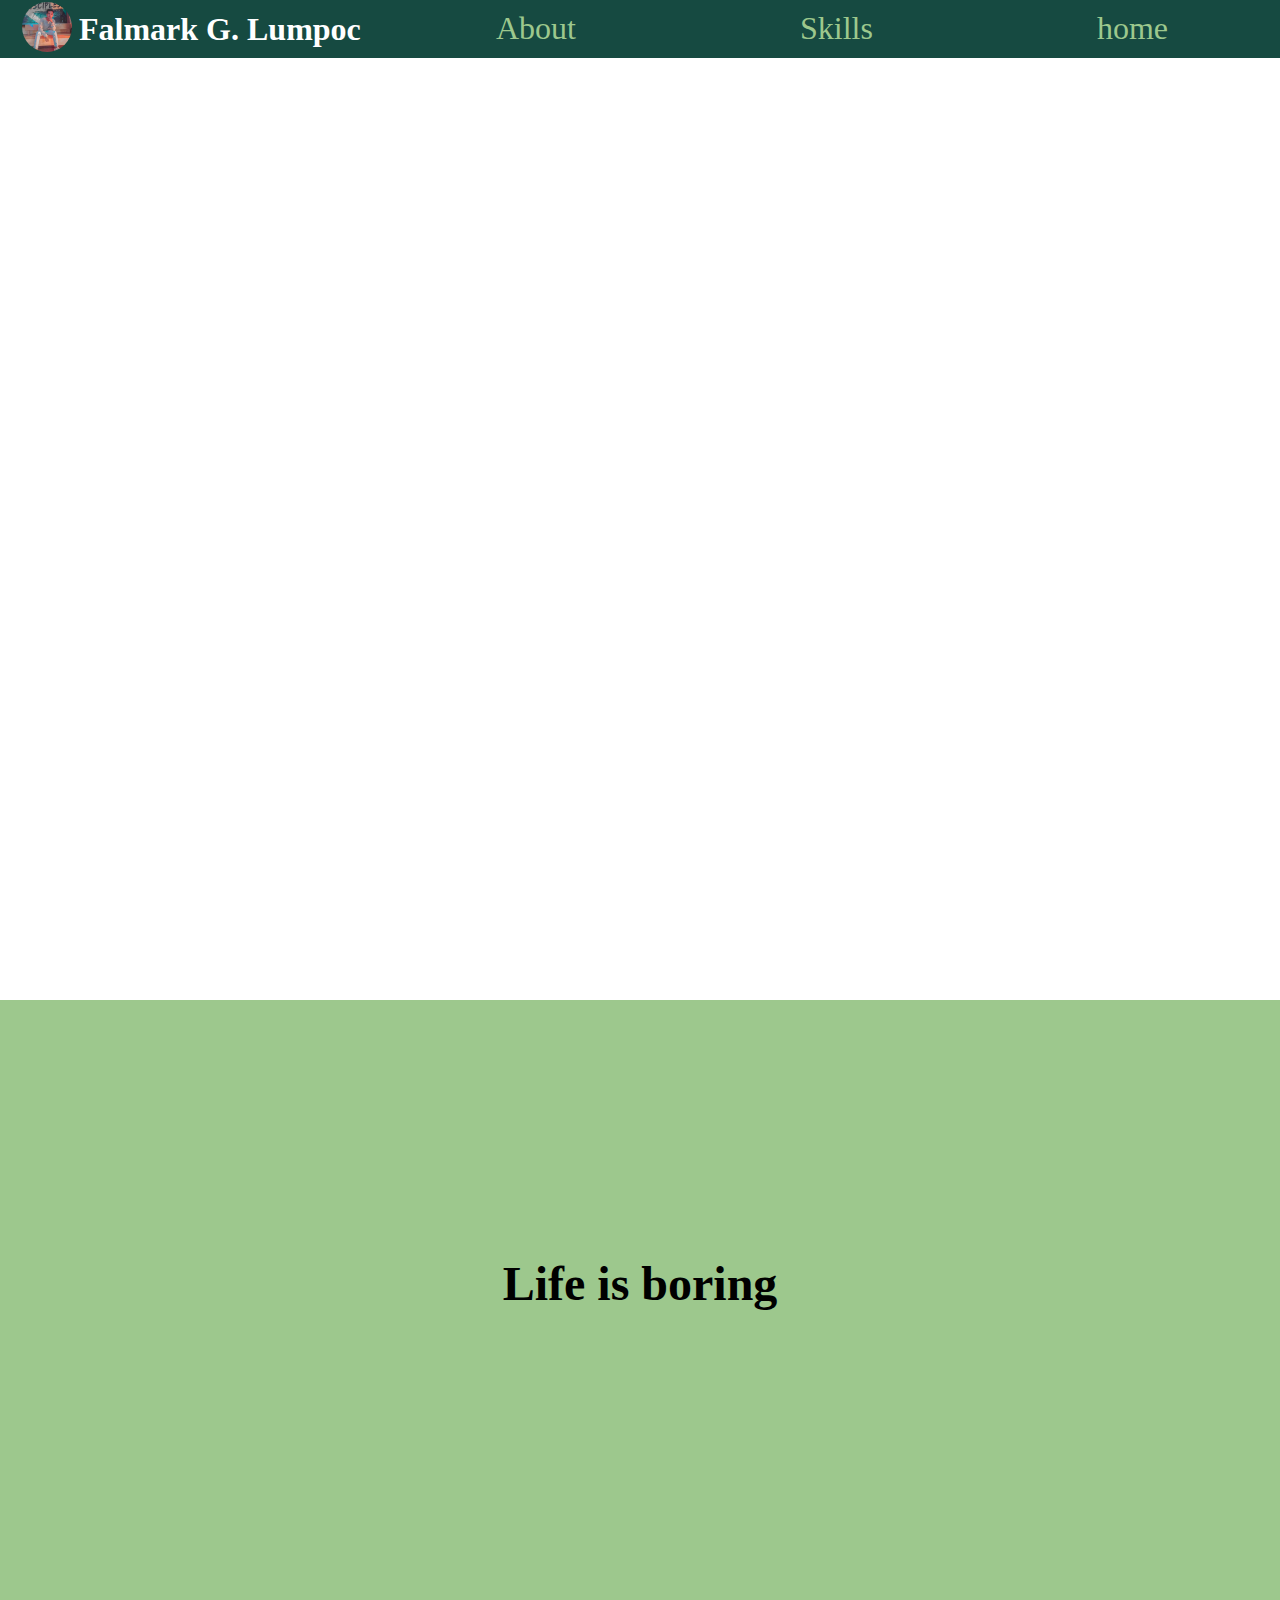
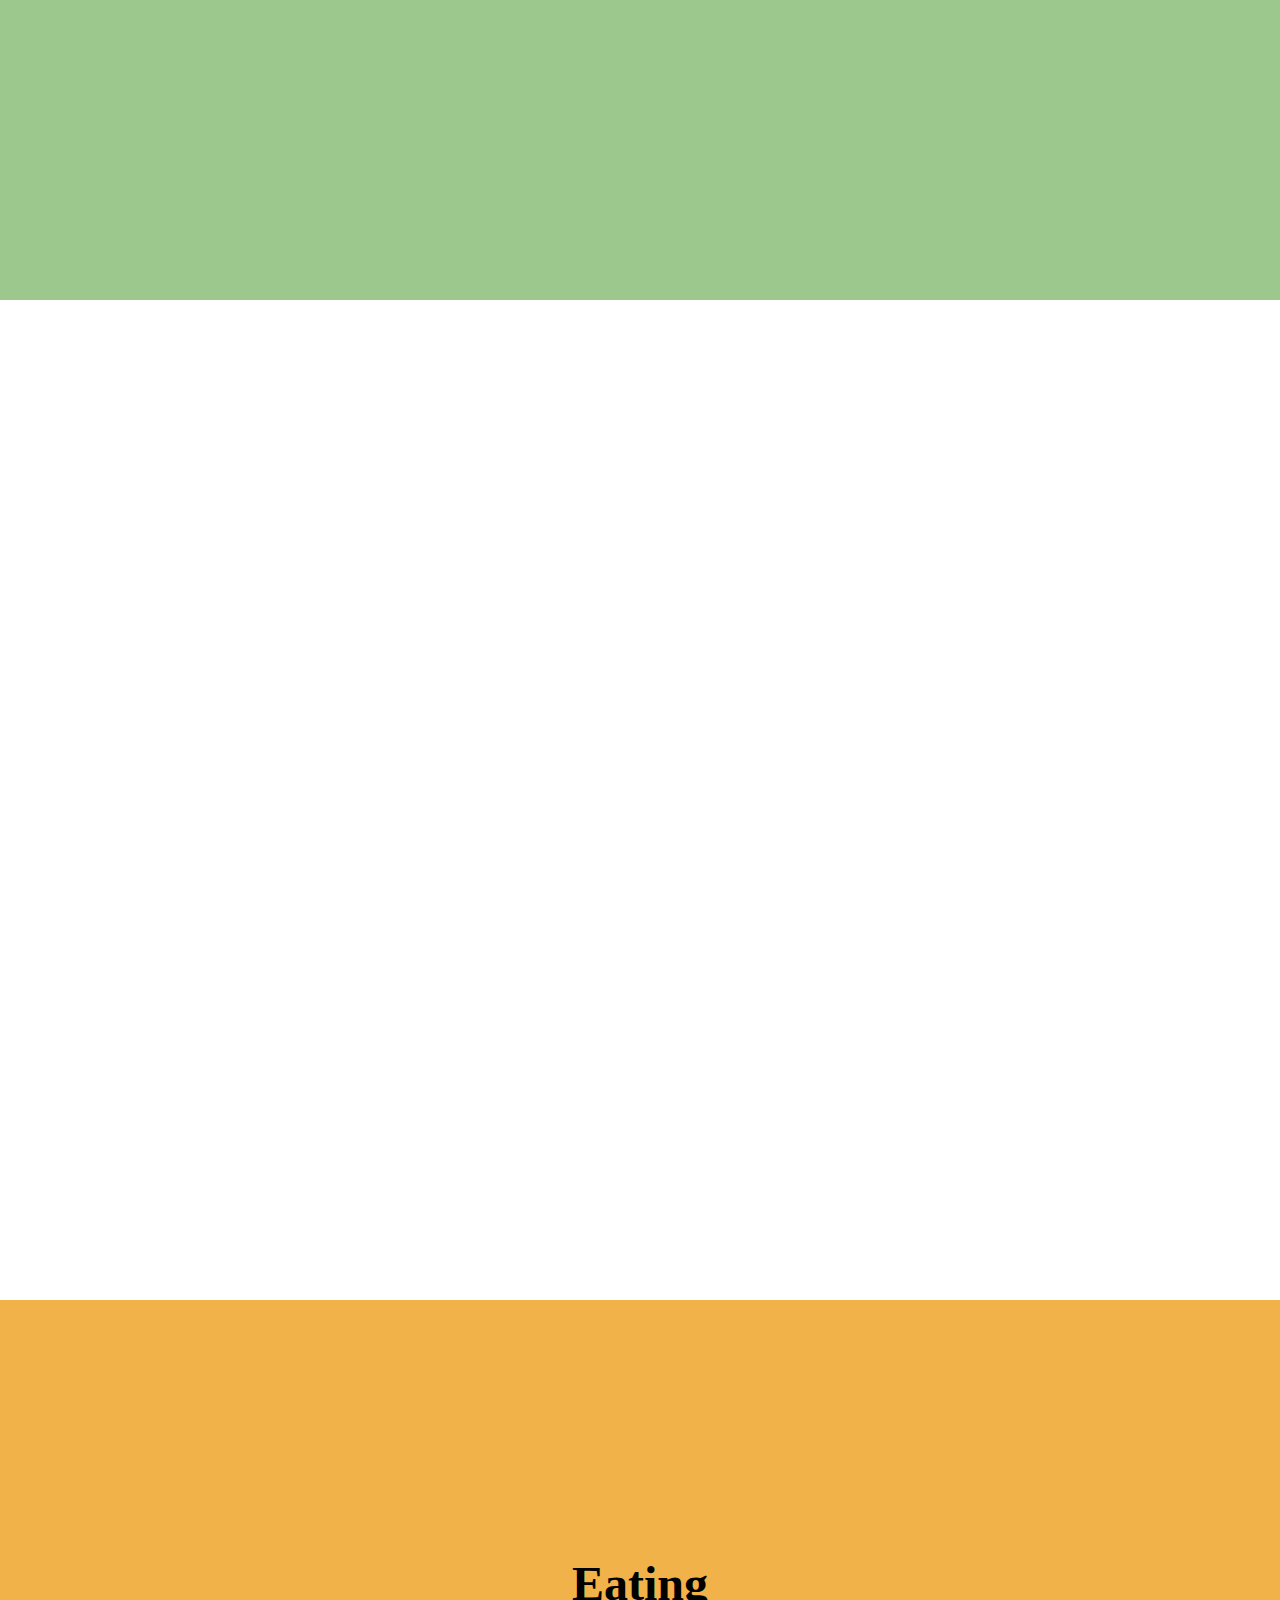
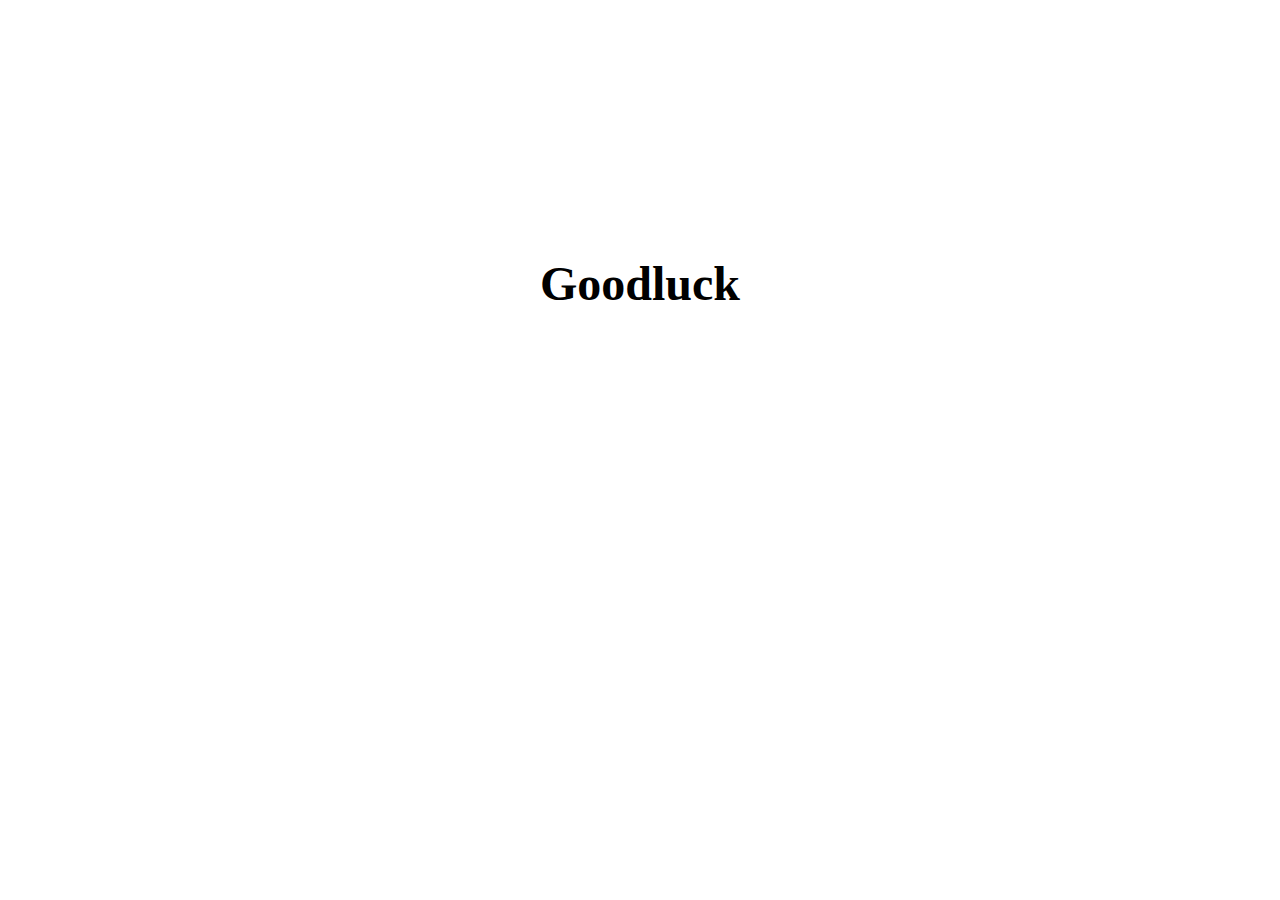
<file: index.html>
<!DOCTYPE html>
<html lang="en">
<head>
    <meta charset="UTF-8">
    <meta http-equiv="X-UA-Compatible" content="IE=edge">
    <meta name="viewport" content="width=device-width, initial-scale=1.0">
    <title>Document</title>
    <link rel="shorcut icon" type="image/jpeg" href="R.png">
    <link rel="stylesheet" href="newcss.css">
</head>
</style>
<body>
    <header class="navigator-head">
        <div class="brandname">
            <table>
                <tr>
                    <td rowspan=""><img src="258836442_1242342146275000_5394891562884527785_n.jpg" ></td>
                    <td rowspan="2"><h1>Falmark G. Lumpoc</h1></td>
                </tr>       
            </table>
        </div>
        <div class="menu">
            <ul>
                <li><a href="#about">About</a></li>
                <li><a href="#skills">Skills</a></li>
                <li><a href="#home">home</a></li>
            </ul>
        </div>
    </header>
    <section>
        <div id="about">
            <h1>Life is boring</h1>
            <ul>

            </ul>
        </div>
    </section>
    <section>
        <div id="skills">
            <h1>Eating </h1>
        </div>
    </section>
    <section>
        <div id="home">
            <h1>Goodluck</h1>
        </div>


    </section>
</body>
</html>
</file>
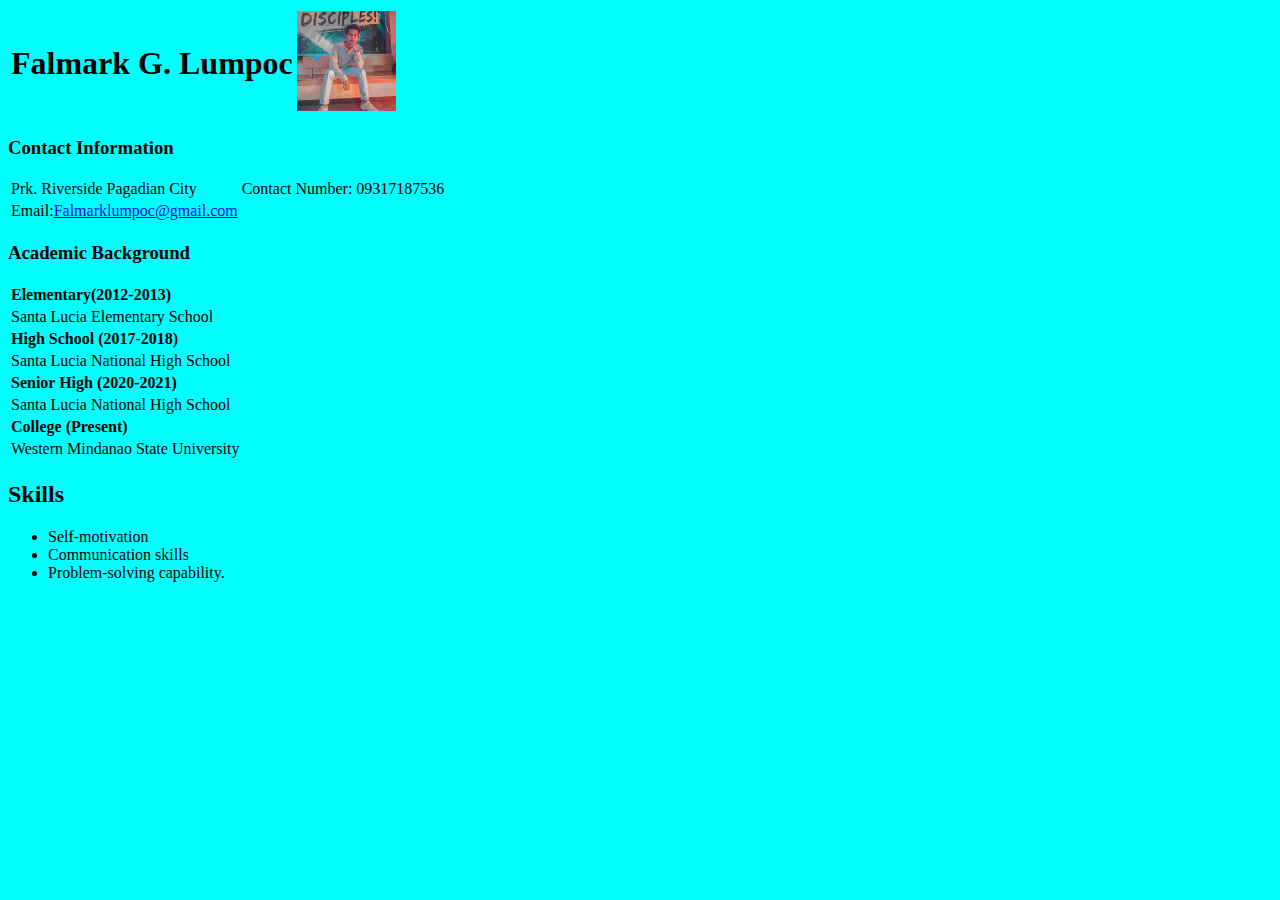
<file: resume_[lumpoc].html>
<!DOCTYPE html>
<html lang="en">
<head>
    <meta charset="UTF-8">
    <meta http-equiv="X-UA-Compatible" content="IE=edge">
    <meta name="viewport" content="width=device-width, initial-scale=1.0">
    <title>resume</title>
</head>
<body>
    <body BGCOLOR=”#FFFFFF”>
        
        <table>
            <tr>
                <td rowspan="2"><h1>Falmark G. Lumpoc</h1></td>
                <td rowspan=""><img src="258836442_1242342146275000_5394891562884527785_n.jpg" height="100px"></td>
            </tr>   
        </table>
        
        <h3>Contact Information</h3>
        <table width=”100%”>
        <tr>
            <td>Prk. Riverside Pagadian City</td>
            <td>Contact Number: 09317187536</td>
        </tr>
        <tr>
            <td>Email:<a href="#">Falmarklumpoc@gmail.com</a></td>            
        </tr>
        </table>
            <h3>Academic Background</h3>
            <table>
                <tr>
                    <td><strong>Elementary(2012-2013)</strong></td>

                </tr>
                <tr>
                    <td>Santa Lucia Elementary School</td>
                </tr>
                <tr>
                    <td><strong>High School (2017-2018)</strong></td>

                </tr>
                <tr>
                    <td>Santa Lucia National High School</td>
                </tr>
                <tr>
                    
                    
                    <td><strong>Senior High (2020-2021)</strong> </td>

                </tr>
                <tr>
                    <td>Santa Lucia National High School</td>
                </tr>
                <tr>
                    <td><strong>College (Present)</strong></td>

                </tr>
                <tr>
                    <td>Western Mindanao State University</td>
                </tr>
            </table>
                
        <h2>Skills</h2>
            <ul>
                <li>Self-motivation</li>
                <li>Communication skills</li>
                <li>Problem-solving capability.</li>
            </ul>
        
        </HTML>
</file>
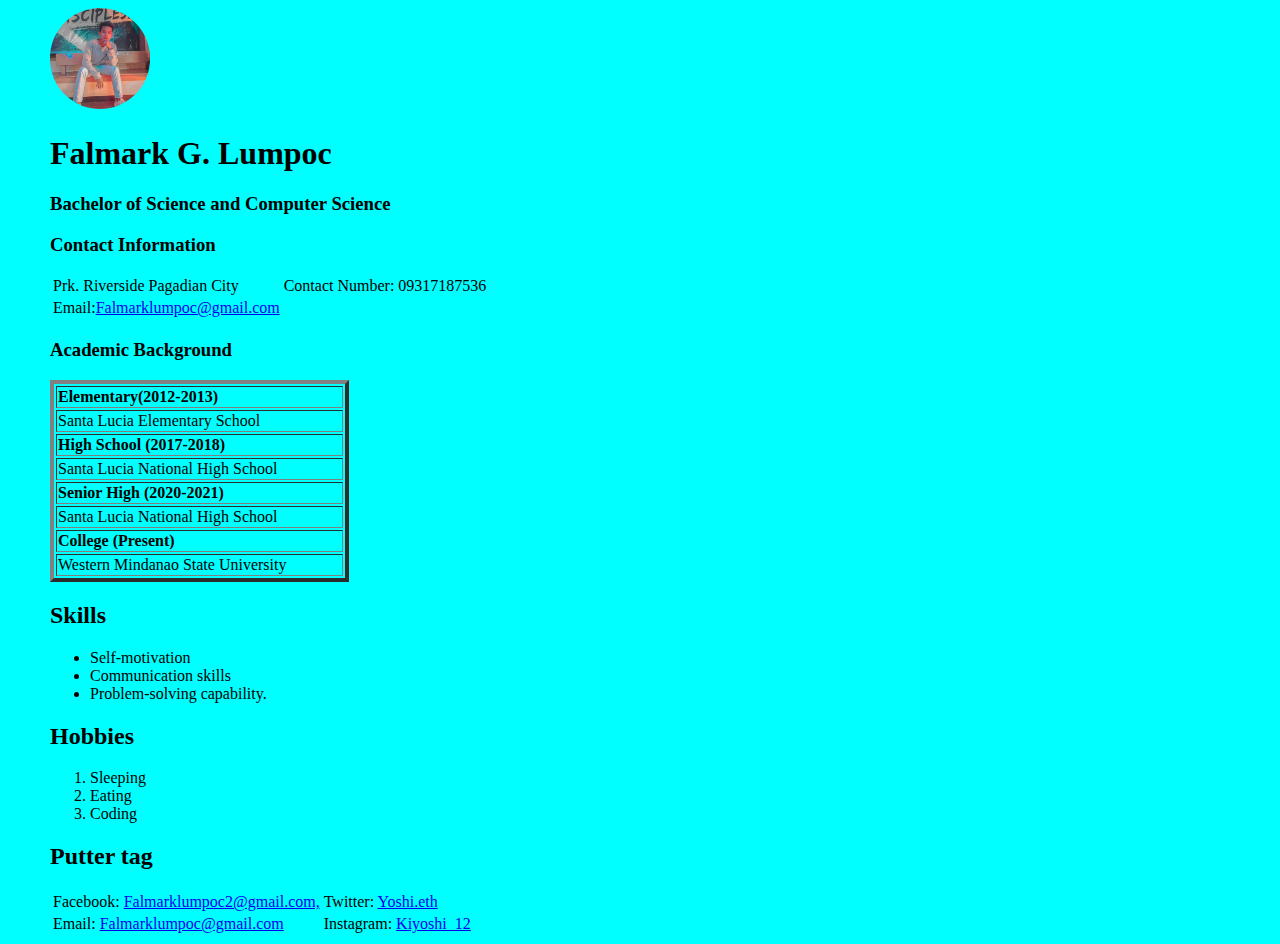
<file: task2.html>
<!DOCTYPE html>
<html lang="en">
<head>
    <meta charset="UTF-8">
    <meta http-equiv="X-UA-Compatible" content="IE=edge">
    <meta name="viewport" content="width=device-width, initial-scale=1.0">
    <title>Document</title>
</head>
<style>
    body{
        align-items: center;
        margin-left: 50px;
    }
</style>
<body BGCOLOR=”#FFFFFF”>    
    <section>
        <img src="258836442_1242342146275000_5394891562884527785_n.jpg"  style="width:100px; height:100; border-radius: 50px;">
        <h1>Falmark G. Lumpoc</h1>
        <h3>Bachelor of Science and Computer Science</h3>
    </section>
    
        <section>
            <h3>Contact Information</h3>
            <table width=”100%”>
            <tr>
                <td>Prk. Riverside Pagadian City</td>
                <td>Contact Number: 09317187536</td>
            </tr>
            <tr>
                <td>Email:<a href="#">Falmarklumpoc@gmail.com</a></td>            
            </tr>
            </table>
        </section>
        
        <section>
            <h3>Academic Background</h3>
            <table border=4 width=299>
                <tr>
                    <td><strong>Elementary(2012-2013)</strong></td>

                </tr>
                <tr>
                    <td>Santa Lucia Elementary School</td>
                </tr>
                <tr>
                    <td><strong>High School (2017-2018)</strong></td>

                </tr>
                <tr>
                    <td>Santa Lucia National High School</td>
                </tr>
                <tr>
                    
                    
                    <td><strong>Senior High (2020-2021)</strong> </td>

                </tr>
                <tr>
                    <td>Santa Lucia National High School</td>
                </tr>
                <tr>
                    <td><strong>College (Present)</strong></td>

                </tr>
                <tr>
                    <td>Western Mindanao State University</td>
                </tr>
            </table>
        </section>

        <section>
            <h2>Skills</h2>
            <ul>
                <li>Self-motivation</li>
                <li>Communication skills</li>
                <li>Problem-solving capability.</li>
            </ul>
            
        </section>
            <h2>Hobbies</h2>
            <ol>
                <li>Sleeping</li>
                <li>Eating</li>
                <li>Coding</li>
            </ol>
    <section>
        <h2>Putter tag</h2>
        <table width=”100%”>
            <tr>
                <td>Facebook: <a href="#">Falmarklumpoc2@gmail.com,</td>
                <td>Twitter: <a href="#">Yoshi.eth</a></td>
            </tr>
            <tr>
                <td>Email: <a href="#">Falmarklumpoc@gmail.com</a></td>
                <td>Instagram: <a href="#">Kiyoshi_12</a></td>          
            </tr>
            </table>
    </section>

</body>
</html>
</file>
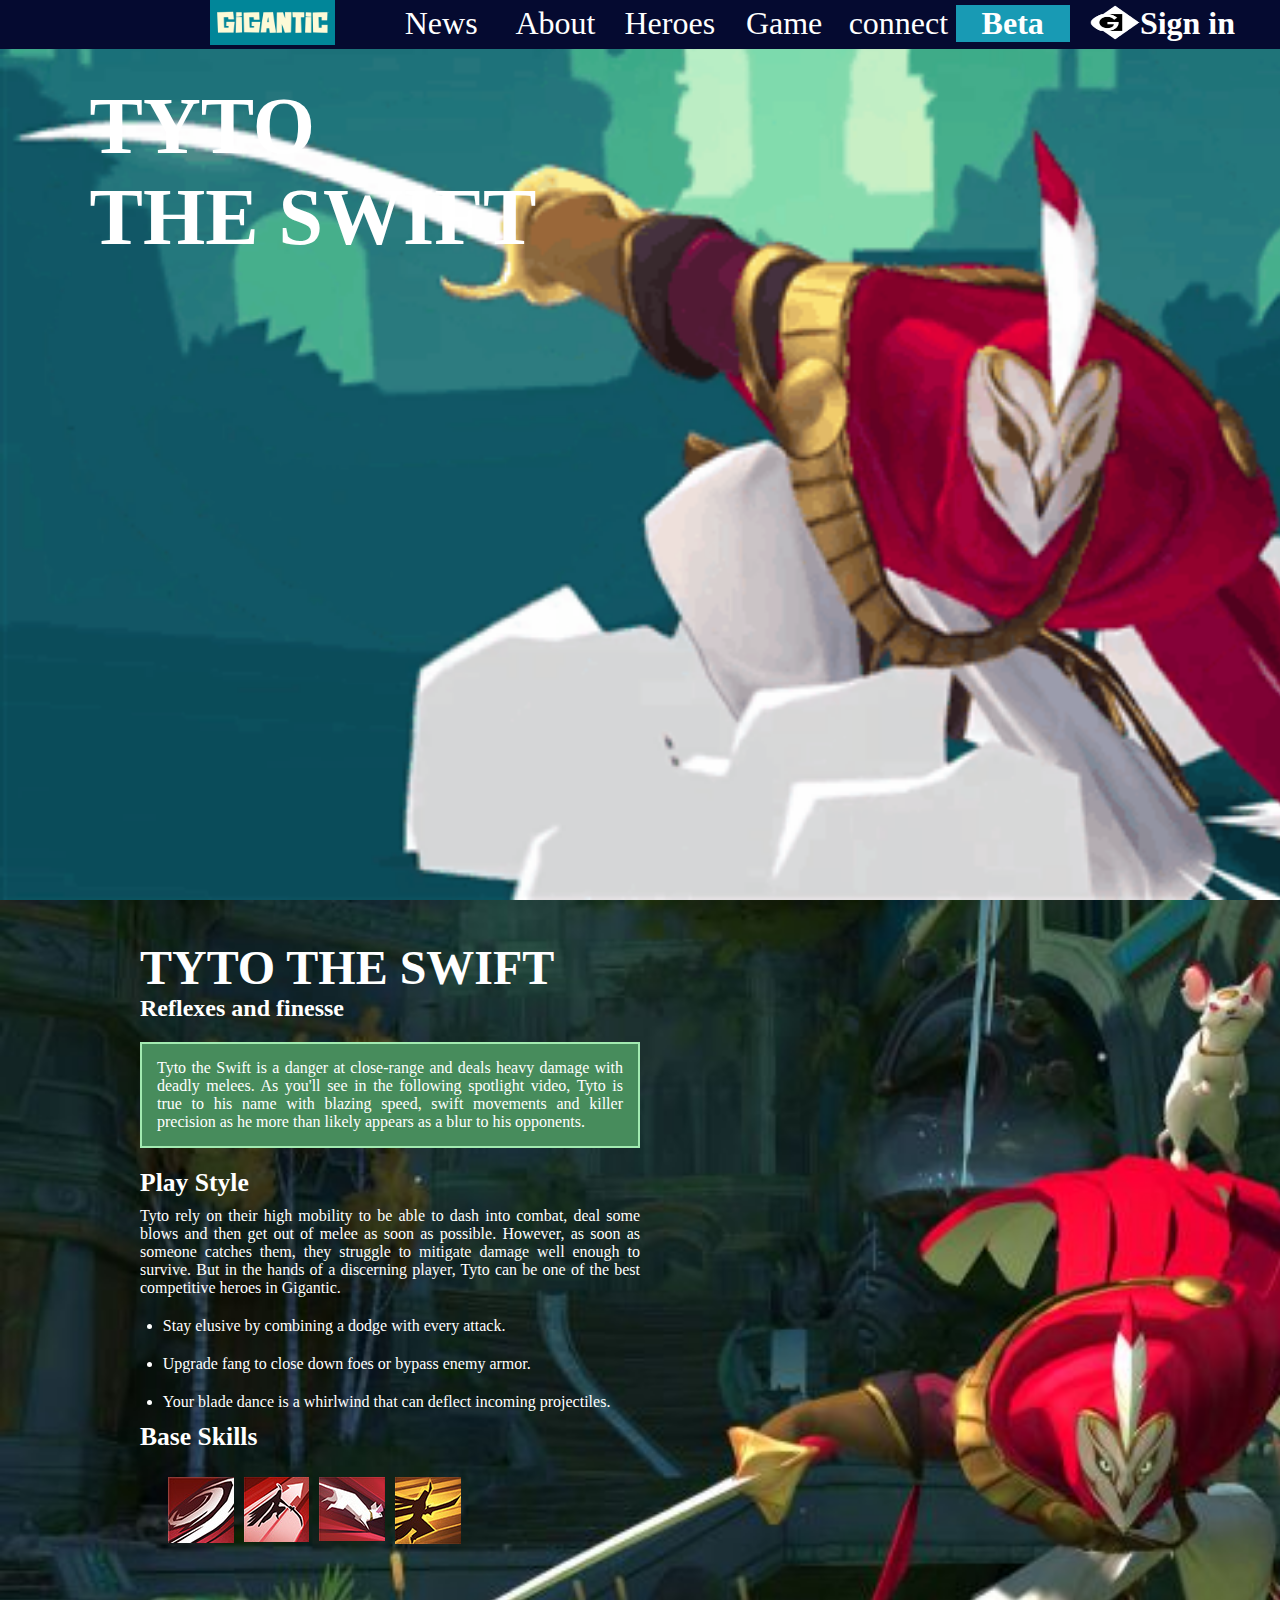
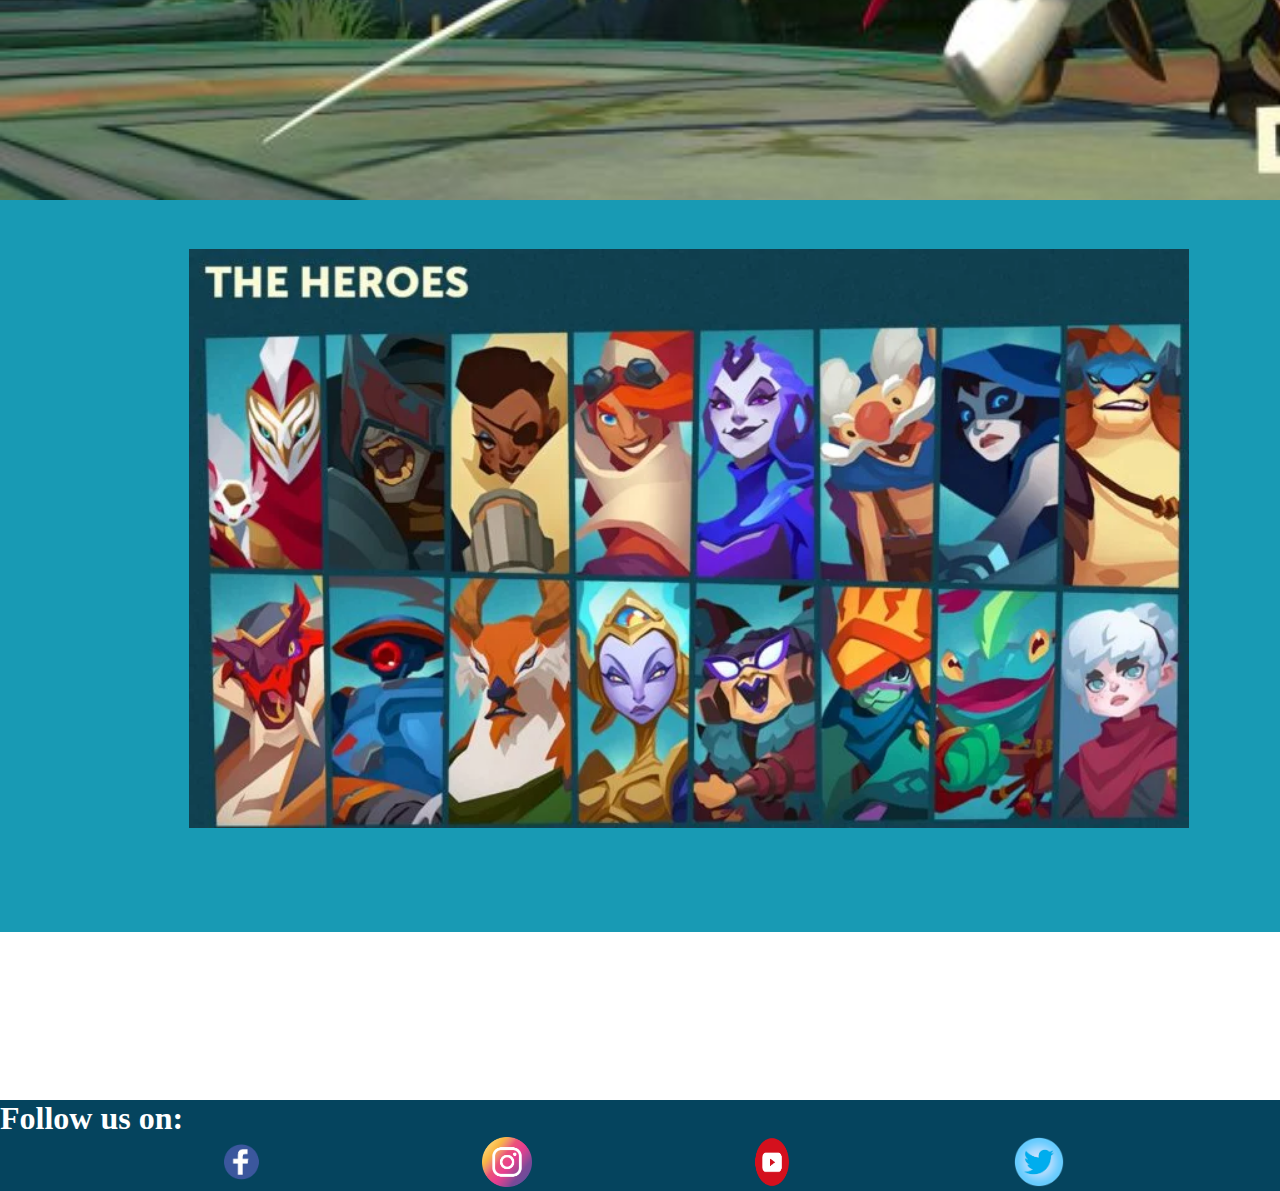
<file: task4.html>
<!DOCTYPE html>
<html lang="en">
<head>
    <meta charset="UTF-8">
    <meta http-equiv="X-UA-Compatible" content="IE=edge">
    <meta name="viewport" content="width=device-width, initial-scale=1.0">
    <title>Document</title>
    <link rel="stylesheet" href="task4.css">
</head>
<body>
    <header class="navigator_head">
            <div class="brand_name">
                <img src="afasf.jpg" >
            </div>
                <div class="menu">
                    <ul>
                        <li><a href="#content">News</a></li>
                        <li><a href="#second">About</li>
                        <li><a href="#third-pages">Heroes</a></li>
                        <li><a href="#">Game</a></li>
                        <li><a href="#">connect</a></li>
                        <li><h1>Beta</h1></li>
                        <tr>
                            <td rowspan=""><img src="gi-logo-black-and-white.png" ></td>
                            <td rowspan="2"><h2>Sign in</h2></td>
                        </tr>  
                    </ul>
            </div>
    </header>
    <section>
        <div id="content"> 
            <h1>TYTO</h1>
            <h2>THE SWIFT</h2>
        </div>
    </section>
    <section>
        <div id="second">
            <h1>TYTO THE SWIFT</h1>
            <h2>Reflexes and finesse</h2>
            <p id="third">Tyto the Swift is a danger at close-range and deals heavy damage with deadly melees. As you'll see in the following spotlight video, Tyto is true to his name with blazing speed, swift movements and killer precision as he more than likely appears as a blur to his opponents.</p>
            <h3>Play Style</h3>
            <p>Tyto rely on their high mobility to be able to dash into combat, deal some blows and then get out of melee as soon as possible. However, as soon as someone catches them, they struggle to mitigate damage well enough to survive. But in the hands of a discerning player, Tyto can be one of the best competitive heroes in Gigantic.</p>
                <ul>
                    <li>Stay elusive by combining a dodge with every attack.</li>
                    <li>Upgrade fang to close down foes or bypass enemy armor.</li>
                    <li>Your blade dance is a whirlwind that can deflect incoming projectiles.</li>
                </ul>
            <h4>Base Skills</h4>
            <ul id="fourth">
                <li> <img src="bladedaceskill.png"></li>
                <li> <img src="swoopffskill.png"></li>
                <li> <img src="fangssskill.png"></li>
                <li> <img src="bluaarskill.png"></li>
            </ul>
        </div>
    </section>
    <section>
        <div id="third-pages">
            <img src="gg.webp" alt="">
        </div>
    </section>
    <footer id="footer_down">
        <h1>Follow us on:</h1>
        <div class="icon">
            <ul>
                <li><a href="https://www.facebook.com/falmark.lumpoc.9"><img src="Facebook-Icon-PNG-21.png" alt="facebook logo"></a></li>
                <li><a href="https://www.instagram.com/kiy_oshi123/"><img src="Instagram-Logo-768x737.png" alt="insta logo"></a></li>
                <li><a href="https://www.youtube.com/"><img src="as.png" alt="youtube logo"></a></li>
                <li><a href="https://twitter.com/yoshieth2"><img src="twitter-transparent-logo-round-3.png" alt="twitter logo"></a></li>
            </ul>
        </div>
    </footer>
</body>
</html>
</file>
<file: newcss.css>
*{
    padding: 0;
    margin: 0;
    box-sizing: border-box;
}
.navigator-head{
    display: flex;
    background: #164a41;
}
.brandname{
    flex: 30%;
    
}
.brandname h1{
    margin-left: 5px;
    color: white;
    
}
.brandname img{
    margin-left: 20px;
    width: 50px;
    height: 50px;
    border-radius: 50%;
}
.menu{
    flex: 70%;
}
.navigator-head{
    overflow: hidden;
    position: fixed;
    top: 0;
    width: 100%;
}

.menu ul{
    display: flex;
    text-align: center;
    list-style: none;
    margin-top: 10px;
}
.menu li{
    flex: auto;
}
.menu a{
    font-size: 2rem;
    text-decoration: none;
    color: #9dc88d;
}
.menu a:hover{
    color: #f1b24a;
}
menu a:visited{
    color: #f1b24a;
}
#about{
    display: flex;
    margin-top: 1000px;
}
#about h1{
    flex: auto;
    padding-top: 20%;
    height: 50px;
    width: 50px;
    font-size: 3rem;
    text-align: center;
    height: 100vh;
    background-color:#9DC88D;   
}

#skills{
    display: flex;
    margin-top: 1000px;
}
#skills h1{
    flex: auto;
    padding-top: 20%;
    height: 50px;
    width: 50px;
    font-size: 3rem;
    text-align: center;
    height: 100vh;
    background-color: #f1b24a;
}
#home{
    display: flex;
    margin-top: 1000px;
}

#home h1{
    flex: auto;
    padding-top: 20%;
    height: 50px;
    width: 50px;
    font-size: 3rem;
    text-align: center;
    height: 100vh;
    background-color: white;
}
</file>
<file: task4.css>
*{
    padding: 0;
    margin: 0;
    box-sizing: border-box;
}
.navigator_head{
    overflow: hidden;
    position: fixed;
    top: 0;
    width: 100%;
}
.navigator_head{
    display: flex;
    background-color: #050A30;
}
.brand_name{
    flex: 30%;
}
.brand_name img{
    margin-left: 210px;
    width: 125px;
    height: 45px;
}
.menu{
    flex: 70%;
}
.menu ul{
    display: flex;
    text-align: center;
    list-style: none;
    margin-top: 5px;
}
.menu li{
    flex: 5%
}
.menu a{
    position: relative;
    position: top;
    font-size: 2rem;
    margin-bottom: 11px;
    text-decoration: none;
    color: white;
}
.menu h1{
    font-size: 2rem;
    text-decoration: none;
    color: white;
    background-color: #189AB4;

}
.menu img{
    margin-left: 20px;
    width: 50px;
    height: 35px;   
}
.menu h2{
    font-size: 2rem;
    text-decoration: none;
    color: white;
    margin-right: 45px;
    text-align: center;
}
section {

    height: 100vh;
}
#content{
    background: url('bg.gif');
    background-repeat: no-repeat;
    background-size: cover;
    height: 100%;
}
#content h1{
    color: white;
    position: relative;
    top: 9%;
    margin-left: 7%;
    font-size: 5rem;
}
#content h2{
    color: white;
    position: relative;
    top: 9%;
    margin-left: 7%;
    font-size: 5rem;
}
section{
    height: 100vh;
}
#second{
    background: url('image-asset.jpeg');
    background-repeat: no-repeat;
    background-size: cover;
    height: 100%;
    display: flex;
    flex-direction: column;
    justify-content: start;
    padding:  40px 0 0 140px;


}   
#second h1 {
    color: white ;
    font-size: 3rem;
    
}

#second h2{
    margin-bottom: 20px;
    color: white;
}

#third{
    width: 500px;
    border:  2px solid;
    border-color: #A3EBB1;
    background-color:#478C5C;
    text-align: justify;
    padding: 15px;
    margin-bottom: 20px;
}
#second h3{
    margin-bottom: 9px;
    font-size: 1.6rem;
    color: white;
}
#second p{
    width: 500px;
    color: white;
    text-align: justify;
}
#second ul{
    padding-left: 2%;
    color: white;
}
#second li{
    margin-bottom: 11px;
    margin-top: 20px;
}
#second h4{
    font-size: 1.6rem;
    color: white;
}
#fourth{
    display: flex;
    list-style: none;
    top: 10px;
}
#fourth li {
    padding: 5px;
}
section {
    height: 100vh;
}
#third-pages{
    background-color:#189AB4 ;
}
#third-pages img{
    width: 1000px;
    margin-left: 189px;
    margin-top: 49px;
    margin-bottom: 100px;
}

#footer_down {
    width: 100%;
    height: 15%;
    background-color:#05445E;
    color: white;
    flex: 30%
}
.icon{
    flex: 70%;
}
.icon ul{
    display: flex;
    list-style: none;
    justify-content: space-evenly;
}
.icon img{
    width: 50px;
    height: 50px;
}
</file>
